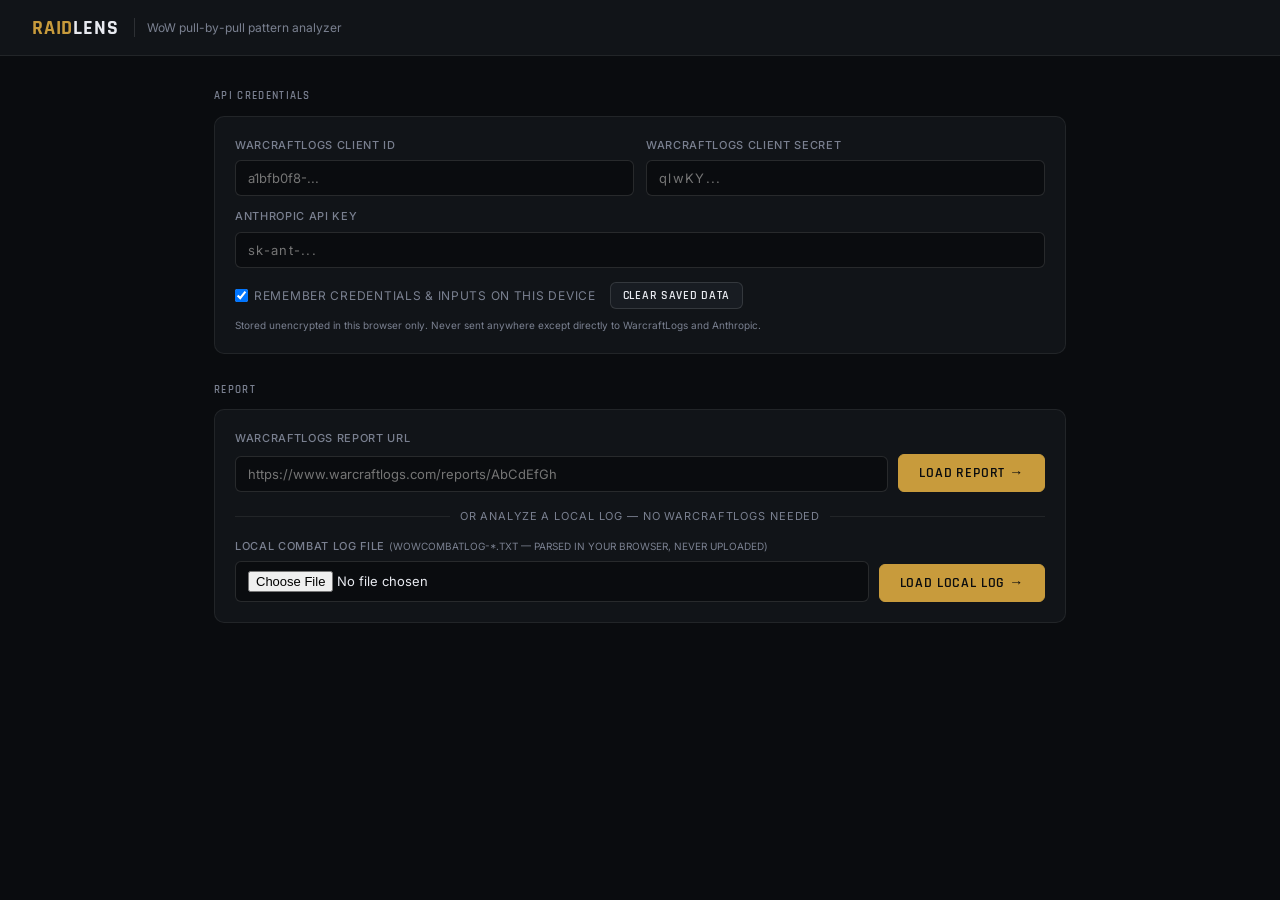
<file: index.html>
<!DOCTYPE html>
<html lang="en">
<head>
<meta charset="UTF-8">
<meta name="viewport" content="width=device-width, initial-scale=1.0">
<title>RaidLens — WoW Raid Analyzer</title>
<link rel="stylesheet" href="css/main.css">
</head>
<body>

<header>
  <div class="logo">RAID<span>LENS</span></div>
  <div class="subtitle">WoW pull-by-pull pattern analyzer</div>
</header>

<main>

  <!-- Credentials -->
  <div class="section">
    <div class="section-title">API credentials</div>
    <div class="card">
      <div class="grid-2" style="margin-bottom:12px;">
        <div>
          <label>WarcraftLogs client ID</label>
          <input type="text" id="clientId" placeholder="a1bfb0f8-..." autocomplete="off" />
        </div>
        <div>
          <label>WarcraftLogs client secret</label>
          <input type="password" id="clientSecret" placeholder="qlwKY..." autocomplete="off" />
        </div>
      </div>
      <div>
        <label>Anthropic API key</label>
        <input type="password" id="anthropicKey" placeholder="sk-ant-..." autocomplete="off" />
      </div>
      <div style="display:flex;align-items:center;gap:14px;margin-top:14px;flex-wrap:wrap;">
        <label style="display:flex;align-items:center;gap:6px;font-size:12px;color:var(--muted);margin:0;cursor:pointer;font-weight:400;">
          <input type="checkbox" id="rememberToggle" checked style="width:auto;margin:0;" />
          Remember credentials &amp; inputs on this device
        </label>
        <button class="small" type="button" onclick="clearSettings()">Clear saved data</button>
        <span id="storageNote" style="font-size:11px;color:var(--muted);"></span>
      </div>
      <p style="font-size:10px;color:var(--muted);margin:8px 0 0;">Stored unencrypted in this browser only. Never sent anywhere except directly to WarcraftLogs and Anthropic.</p>
    </div>
  </div>

  <!-- Report URL -->
  <div class="section">
    <div class="section-title">Report</div>
    <div class="card">
      <label>WarcraftLogs report URL</label>
      <div class="input-row">
        <div>
          <input type="text" id="reportUrl" placeholder="https://www.warcraftlogs.com/reports/AbCdEfGh" />
        </div>
        <button class="primary" onclick="loadReport()">Load report &rarr;</button>
      </div>

      <div style="display:flex;align-items:center;gap:10px;margin:16px 0 12px;color:var(--muted);font-size:11px;text-transform:uppercase;letter-spacing:0.08em;">
        <span style="flex:1;height:1px;background:var(--border);"></span>
        or analyze a local log — no WarcraftLogs needed
        <span style="flex:1;height:1px;background:var(--border);"></span>
      </div>

      <label>Local combat log file <span style="font-size:10px;color:var(--muted);font-weight:400;letter-spacing:0;">(WoWCombatLog-*.txt — parsed in your browser, never uploaded)</span></label>
      <div class="input-row">
        <div>
          <input type="file" id="localLogFile" accept=".txt,text/plain" />
        </div>
        <button class="primary" onclick="loadLocalLog()">Load local log &rarr;</button>
      </div>
    </div>
  </div>

  <div id="statusDiv" class="status" style="margin-bottom:1rem;">
    <div class="spinner"></div>
    <span id="statusText">Loading...</span>
  </div>
  <div id="errorDiv" class="error" style="margin-bottom:1rem;"></div>

  <!-- Boss select -->
  <div id="fightSection" class="section hidden">
    <div class="section-title">Boss</div>
    <div class="card">
      <label>Select encounter</label>
      <select id="fightSelect" onchange="onFightChange()">
        <option value="">-- choose a boss --</option>
      </select>
    </div>
  </div>

  <!-- Reference kill -->
  <div id="refKillSection" class="section hidden">
    <div class="section-title">Reference kill <span style="font-size:10px;color:var(--muted);font-weight:400;letter-spacing:0;">(optional but recommended)</span></div>
    <div class="card">
      <p style="font-size:12px;color:var(--muted);margin-bottom:12px;">Paste a clean kill log for this boss and difficulty. Used to build an ability inventory for smarter filtering. Numbers are not compared -- only ability names are used.</p>
      <div class="grid-2" style="margin-bottom:10px;">
        <div>
          <label>Kill report URL</label>
          <input type="text" id="refReportUrl" placeholder="https://www.warcraftlogs.com/reports/AbCdEfGh" />
        </div>
        <div>
          <label>Fight ID <span style="font-size:10px;color:var(--muted);">(from URL after ?fight=)</span></label>
          <input type="number" id="refFightId" placeholder="16" min="1" />
        </div>
      </div>
      <div style="display:flex;gap:10px;align-items:center;">
        <button class="small" onclick="loadRefKill()">Load reference kill</button>
        <span id="refKillStatus" style="font-size:12px;color:var(--muted);"></span>
      </div>
    </div>
  </div>

  <!-- Pull selection -->
  <div id="pullSection" class="section hidden">
    <div class="section-title">Pulls</div>
    <div class="card">
      <div class="pull-tags" id="pullTags"></div>
      <div class="tag-row-actions">
        <button class="small" onclick="selectAllPulls()">Select all</button>
        <button class="small" onclick="clearPulls()">Clear</button>
        <button class="small" onclick="selectWipesOnly()">Wipes only</button>
      </div>
    </div>
  </div>

  <!-- Deep analysis trigger -->
  <div id="deepSection" class="section" style="display:none;">
    <div class="card" style="display:flex;align-items:center;gap:16px;flex-wrap:wrap;">
      <div style="flex:1;">
        <p style="font-size:13px;font-weight:500;margin:0 0 4px;">Deep Analysis</p>
        <p style="font-size:12px;color:var(--muted);margin:0;">Fetches per-hit timestamps for avoidable abilities and cross-references with death events. Takes 1-3 minutes for 21 pulls. Results are cached for this session.</p>
      </div>
      <button id="deepBtn" class="primary" onclick="runDeepAnalysis()" style="flex-shrink:0;">Deep analysis ↓</button>
    </div>
  </div>

  <!-- Analyze -->
  <div id="analyzeSection" class="section hidden">
    <button class="primary" style="width:100%;font-size:16px;padding:13px;" onclick="analyze()">Analyze selected pulls &rarr;</button>
  </div>

  <!-- Results -->
  <div id="resultsSection" class="hidden">

    <div class="section">
      <div class="section-title">Summary</div>
      <div class="grid-3" id="summaryCards"></div>
    </div>

    <div class="section">
      <div class="section-title">Players</div>
      <div class="card" id="playerTableCard"></div>
    </div>

    <div class="section">
      <div class="section-title">Claude's analysis</div>
      <div class="card">
        <div class="ai-header">
          <span class="ai-badge">AI Report</span>
          <span style="font-size:12px;color:var(--muted);">claude-sonnet-4-6</span>
          <span style="margin-left:auto;font-size:12px;color:var(--muted);" id="tokenUsage"></span>
        </div>
        <div class="ai-output" id="aiOutput">Waiting for analysis...</div>
      </div>
    </div>

  </div>

</main>

<!-- Load order matters: constants before functions that reference them -->
<script src="js/boss-knowledge.js"></script>
<script src="js/globals.js"></script>
<script src="js/local-log.js"></script>
<script src="js/storage.js"></script>
<script src="js/wcl-api.js"></script>
<script src="js/ui.js"></script>
<script src="js/report.js"></script>
<script src="js/render.js"></script>
<script src="js/analyze.js"></script>
<script src="js/ai.js"></script>

</body>
</html>
</file>
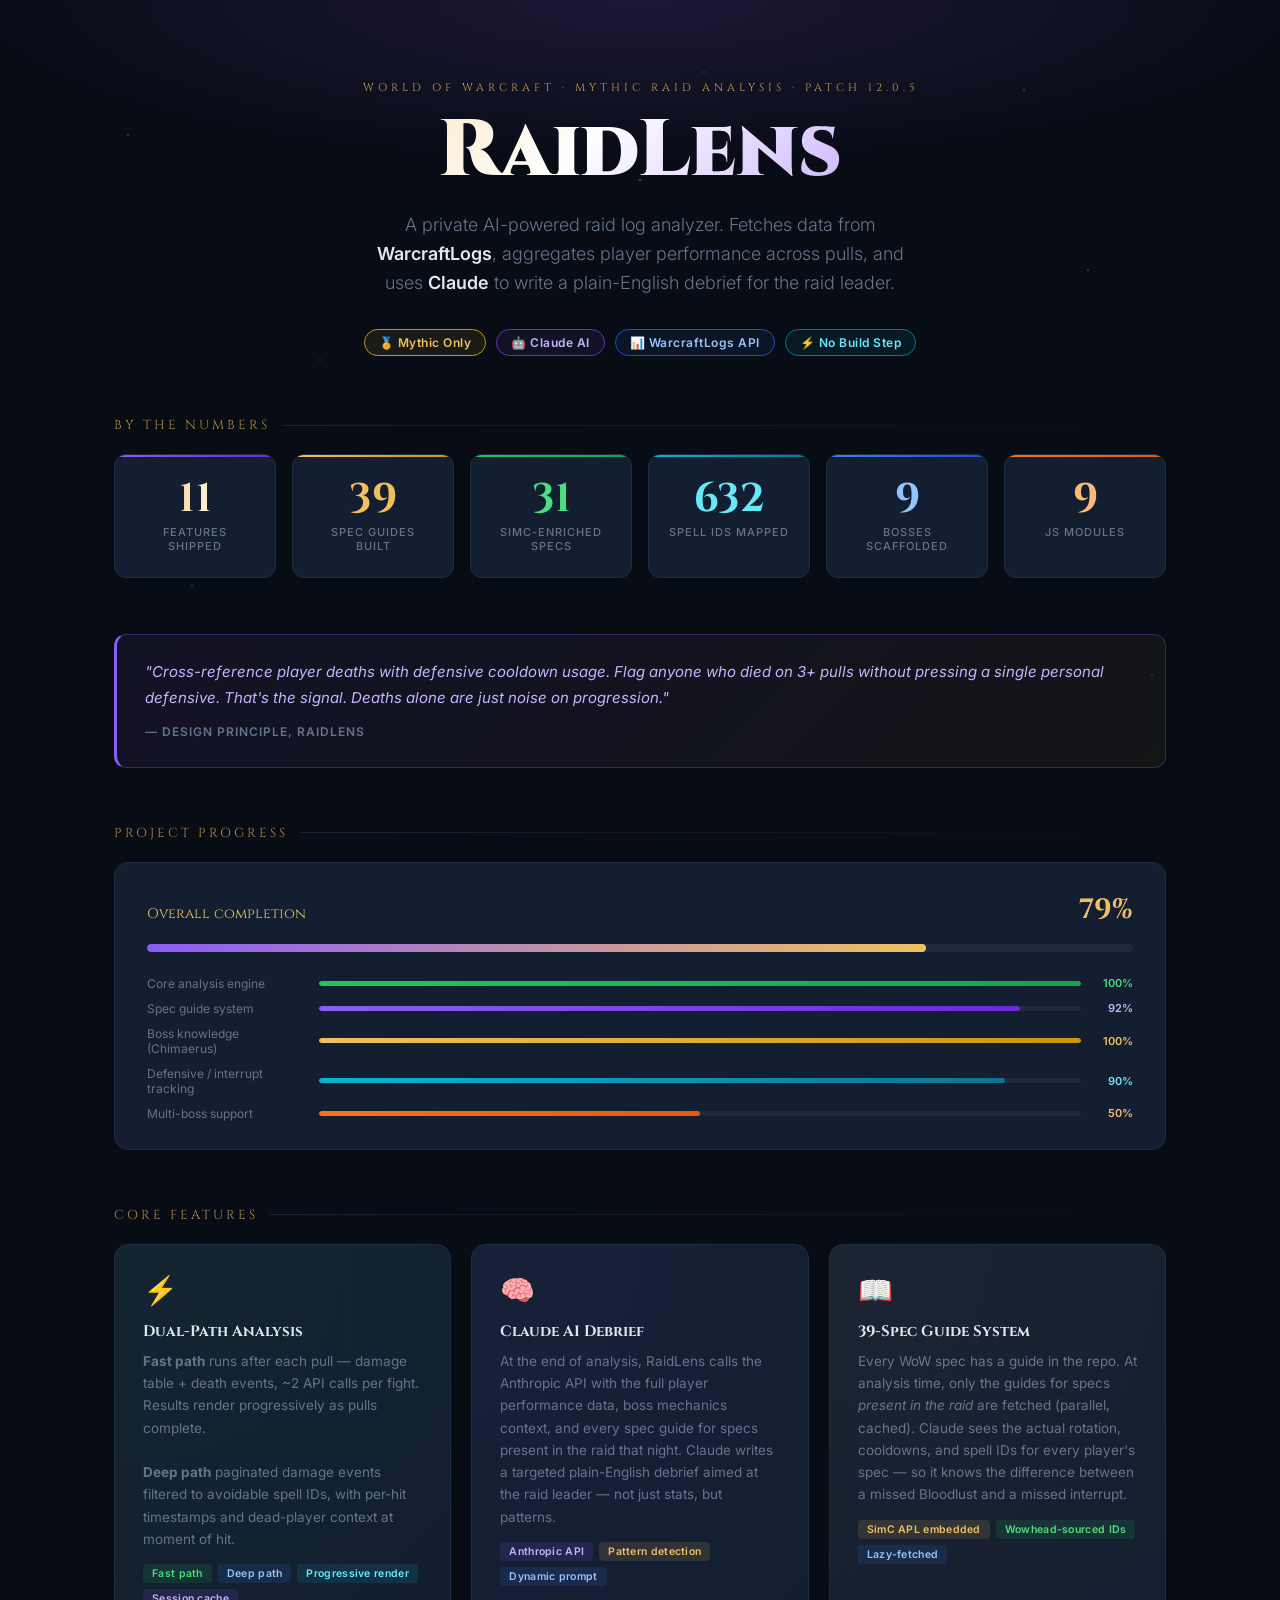
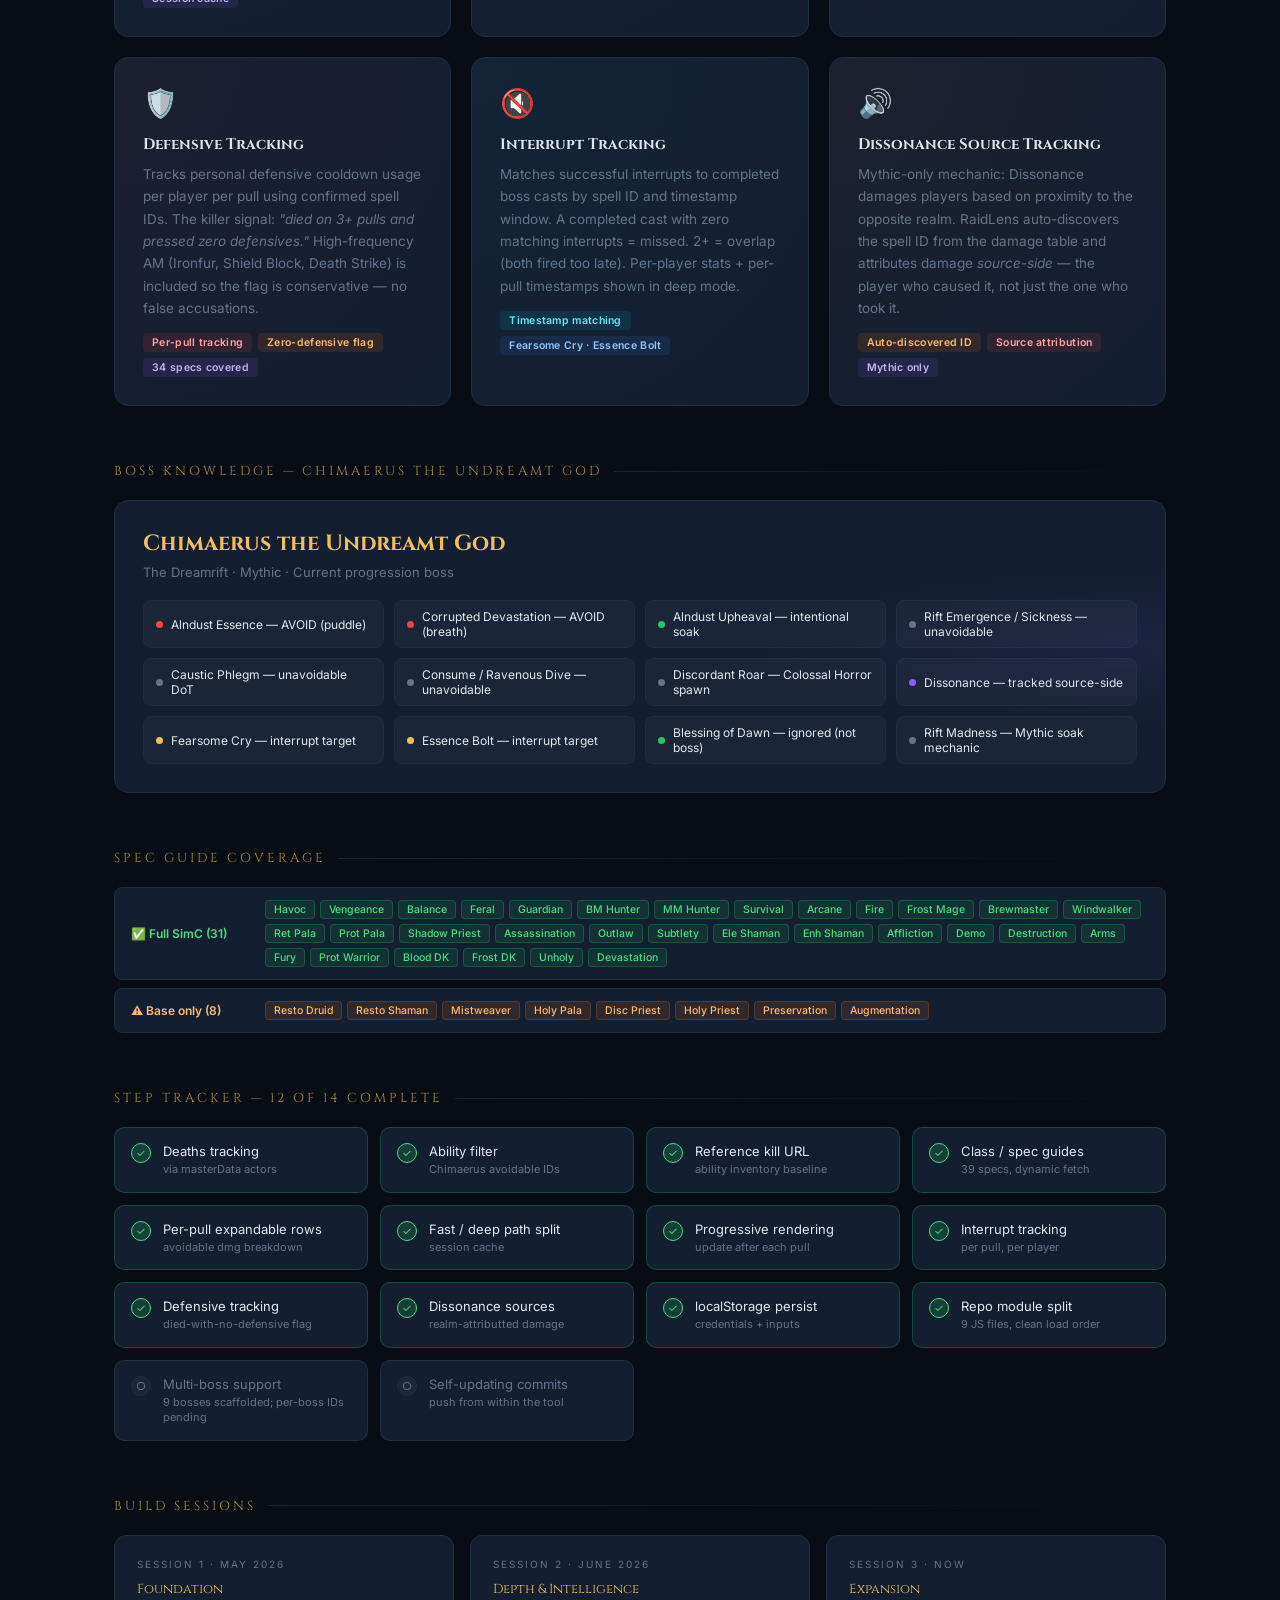
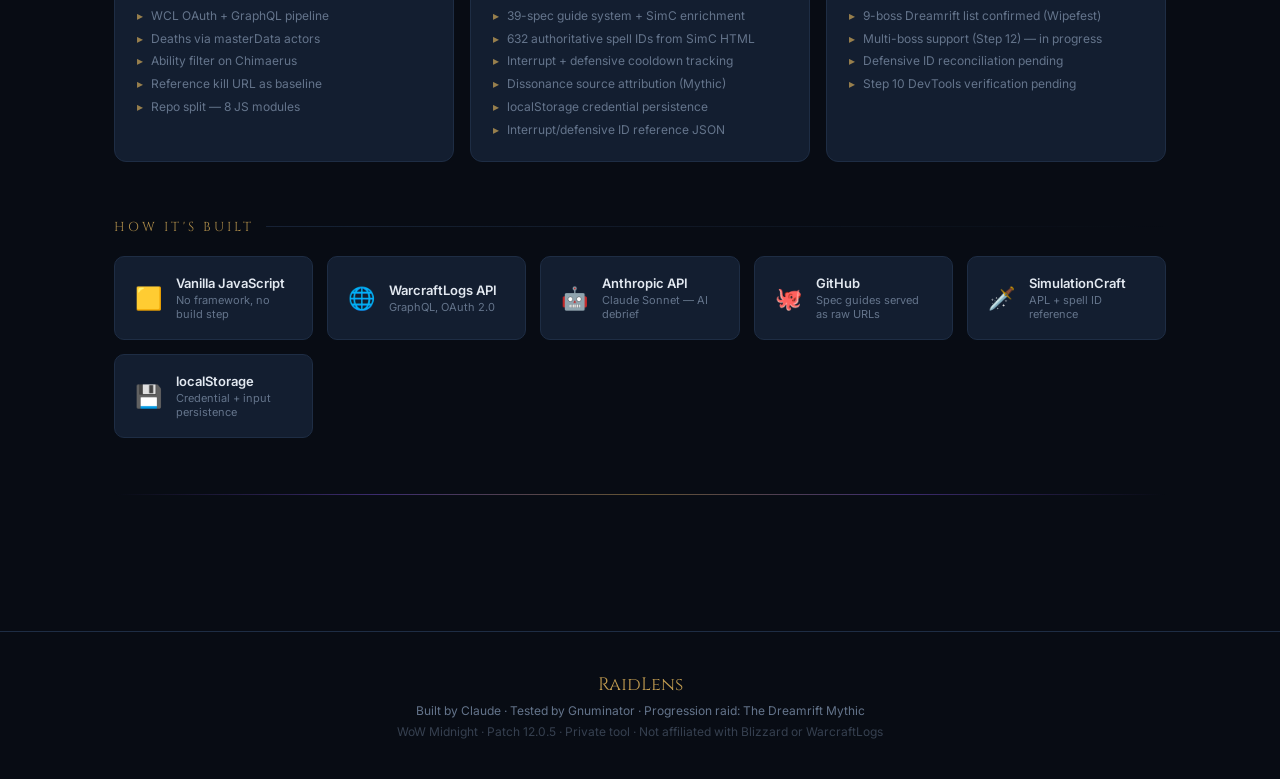
<file: raidlens-showcase.html>
<!DOCTYPE html>
<html lang="en">
<head>
<meta charset="UTF-8">
<meta name="viewport" content="width=device-width, initial-scale=1.0">
<title>RaidLens — Project Showcase</title>
<style>
  @import url('https://fonts.googleapis.com/css2?family=Cinzel:wght@400;600;700;900&family=Inter:wght@300;400;500;600;700&display=swap');

  :root {
    --gold:    #f0c060;
    --gold2:   #c8960c;
    --purple:  #8b5cf6;
    --purple2: #6d28d9;
    --blue:    #3b82f6;
    --teal:    #06b6d4;
    --green:   #22c55e;
    --red:     #ef4444;
    --orange:  #f97316;
    --bg:      #080c14;
    --bg2:     #0d1424;
    --bg3:     #111827;
    --card:    #131e30;
    --border:  #1e2d44;
    --text:    #e2e8f0;
    --muted:   #64748b;
  }

  * { margin: 0; padding: 0; box-sizing: border-box; }

  body {
    background: var(--bg);
    color: var(--text);
    font-family: 'Inter', sans-serif;
    min-height: 100vh;
    overflow-x: hidden;
  }

  /* ── STARS BACKGROUND ── */
  body::before {
    content: '';
    position: fixed;
    inset: 0;
    background-image:
      radial-gradient(1px 1px at 10% 15%, rgba(255,255,255,.6) 0%, transparent 100%),
      radial-gradient(1px 1px at 25% 40%, rgba(255,255,255,.4) 0%, transparent 100%),
      radial-gradient(1px 1px at 55% 8%,  rgba(255,255,255,.5) 0%, transparent 100%),
      radial-gradient(1px 1px at 70% 60%, rgba(255,255,255,.3) 0%, transparent 100%),
      radial-gradient(1px 1px at 85% 30%, rgba(255,255,255,.5) 0%, transparent 100%),
      radial-gradient(1px 1px at 40% 80%, rgba(255,255,255,.3) 0%, transparent 100%),
      radial-gradient(1px 1px at 90% 75%, rgba(255,255,255,.4) 0%, transparent 100%),
      radial-gradient(1px 1px at 15% 65%, rgba(255,255,255,.3) 0%, transparent 100%),
      radial-gradient(1px 1px at 60% 50%, rgba(255,255,255,.2) 0%, transparent 100%),
      radial-gradient(2px 2px at 50% 20%, rgba(240,192,96,.4) 0%, transparent 100%),
      radial-gradient(2px 2px at 80% 10%, rgba(139,92,246,.4) 0%, transparent 100%);
    pointer-events: none;
    z-index: 0;
  }

  /* ── HEADER ── */
  header {
    position: relative;
    text-align: center;
    padding: 80px 24px 60px;
    z-index: 1;
    background: radial-gradient(ellipse 80% 60% at 50% 0%, rgba(139,92,246,.15) 0%, transparent 70%);
  }

  .eyebrow {
    font-family: 'Cinzel', serif;
    font-size: 11px;
    letter-spacing: 4px;
    text-transform: uppercase;
    color: var(--gold);
    margin-bottom: 16px;
    opacity: .8;
  }

  h1 {
    font-family: 'Cinzel', serif;
    font-size: clamp(40px, 8vw, 80px);
    font-weight: 900;
    line-height: 1;
    background: linear-gradient(135deg, #f0c060 0%, #ffffff 45%, #8b5cf6 100%);
    -webkit-background-clip: text;
    -webkit-text-fill-color: transparent;
    background-clip: text;
    margin-bottom: 20px;
    text-shadow: none;
  }

  .tagline {
    font-size: 18px;
    color: var(--muted);
    max-width: 560px;
    margin: 0 auto 32px;
    line-height: 1.6;
    font-weight: 300;
  }

  .tagline strong { color: var(--text); font-weight: 600; }

  .badge-row {
    display: flex;
    gap: 10px;
    justify-content: center;
    flex-wrap: wrap;
  }

  .badge {
    display: inline-flex;
    align-items: center;
    gap: 6px;
    padding: 5px 14px;
    border-radius: 999px;
    font-size: 12px;
    font-weight: 600;
    letter-spacing: .5px;
    border: 1px solid;
  }

  .badge-gold   { border-color: var(--gold2); color: var(--gold); background: rgba(240,192,96,.08); }
  .badge-purple { border-color: var(--purple2); color: #c4b5fd; background: rgba(139,92,246,.08); }
  .badge-blue   { border-color: #1d4ed8; color: #93c5fd; background: rgba(59,130,246,.08); }
  .badge-teal   { border-color: #0e7490; color: #67e8f9; background: rgba(6,182,212,.08); }

  /* ── CONTENT WRAPPER ── */
  .wrap {
    position: relative;
    z-index: 1;
    max-width: 1100px;
    margin: 0 auto;
    padding: 0 24px 80px;
  }

  /* ── SECTION HEADING ── */
  .section-title {
    font-family: 'Cinzel', serif;
    font-size: 13px;
    letter-spacing: 3px;
    text-transform: uppercase;
    color: var(--gold);
    opacity: .7;
    margin-bottom: 20px;
    display: flex;
    align-items: center;
    gap: 12px;
  }

  .section-title::after {
    content: '';
    flex: 1;
    height: 1px;
    background: linear-gradient(to right, var(--border), transparent);
  }

  /* ── STATS ROW ── */
  .stats-grid {
    display: grid;
    grid-template-columns: repeat(auto-fit, minmax(160px, 1fr));
    gap: 16px;
    margin-bottom: 56px;
  }

  .stat-card {
    background: var(--card);
    border: 1px solid var(--border);
    border-radius: 12px;
    padding: 24px 20px;
    text-align: center;
    position: relative;
    overflow: hidden;
    transition: transform .2s, border-color .2s;
  }

  .stat-card::before {
    content: '';
    position: absolute;
    top: 0; left: 0; right: 0;
    height: 2px;
    background: var(--accent, linear-gradient(to right, var(--purple), var(--blue)));
  }

  .stat-card:hover { transform: translateY(-3px); border-color: var(--border-h, #2a3f60); }

  .stat-num {
    font-family: 'Cinzel', serif;
    font-size: 40px;
    font-weight: 700;
    line-height: 1;
    margin-bottom: 6px;
  }

  .stat-label {
    font-size: 11px;
    letter-spacing: 1px;
    text-transform: uppercase;
    color: var(--muted);
    font-weight: 500;
  }

  /* ── FEATURE CARDS ── */
  .features-grid {
    display: grid;
    grid-template-columns: repeat(auto-fit, minmax(300px, 1fr));
    gap: 20px;
    margin-bottom: 56px;
  }

  .feat-card {
    background: var(--card);
    border: 1px solid var(--border);
    border-radius: 14px;
    padding: 28px;
    position: relative;
    overflow: hidden;
    transition: transform .2s, border-color .2s;
  }

  .feat-card:hover { transform: translateY(-4px); }

  .feat-card::before {
    content: '';
    position: absolute;
    inset: 0;
    background: var(--glow, none);
    opacity: .04;
    pointer-events: none;
  }

  .feat-icon {
    font-size: 28px;
    margin-bottom: 14px;
    display: block;
  }

  .feat-title {
    font-family: 'Cinzel', serif;
    font-size: 15px;
    font-weight: 700;
    color: var(--text);
    margin-bottom: 8px;
  }

  .feat-desc {
    font-size: 13.5px;
    color: var(--muted);
    line-height: 1.65;
  }

  .feat-tags {
    display: flex;
    flex-wrap: wrap;
    gap: 6px;
    margin-top: 14px;
  }

  .tag {
    font-size: 10.5px;
    padding: 3px 9px;
    border-radius: 4px;
    font-weight: 600;
    letter-spacing: .3px;
  }

  .tag-green  { background: rgba(34,197,94,.12);  color: #4ade80; }
  .tag-blue   { background: rgba(59,130,246,.12);  color: #93c5fd; }
  .tag-purple { background: rgba(139,92,246,.12);  color: #c4b5fd; }
  .tag-gold   { background: rgba(240,192,96,.12);  color: #f0c060; }
  .tag-teal   { background: rgba(6,182,212,.12);   color: #67e8f9; }
  .tag-red    { background: rgba(239,68,68,.12);   color: #fca5a5; }
  .tag-orange { background: rgba(249,115,22,.12);  color: #fdba74; }

  /* ── STEP TRACKER ── */
  .steps-grid {
    display: grid;
    grid-template-columns: repeat(auto-fit, minmax(220px, 1fr));
    gap: 12px;
    margin-bottom: 56px;
  }

  .step-row {
    display: flex;
    align-items: flex-start;
    gap: 12px;
    background: var(--card);
    border: 1px solid var(--border);
    border-radius: 10px;
    padding: 14px 16px;
    transition: border-color .2s;
  }

  .step-row.done  { border-color: rgba(34,197,94,.25); }
  .step-row.pend  { border-color: rgba(100,116,139,.2); }

  .step-dot {
    width: 20px;
    height: 20px;
    border-radius: 50%;
    display: flex;
    align-items: center;
    justify-content: center;
    font-size: 11px;
    flex-shrink: 0;
    margin-top: 1px;
  }

  .step-dot.done { background: rgba(34,197,94,.2); color: #4ade80; border: 1px solid #4ade80; }
  .step-dot.pend { background: rgba(100,116,139,.1); color: var(--muted); border: 1px solid var(--border); }

  .step-text { font-size: 13px; color: var(--text); line-height: 1.4; }
  .step-text small { display: block; color: var(--muted); font-size: 11px; margin-top: 2px; }

  .step-row.pend .step-text { color: var(--muted); }

  /* ── PROGRESS BAR ── */
  .progress-section {
    background: var(--card);
    border: 1px solid var(--border);
    border-radius: 14px;
    padding: 28px 32px;
    margin-bottom: 56px;
  }

  .progress-header {
    display: flex;
    justify-content: space-between;
    align-items: baseline;
    margin-bottom: 16px;
  }

  .progress-label {
    font-family: 'Cinzel', serif;
    font-size: 14px;
    color: var(--gold);
  }

  .progress-pct {
    font-size: 28px;
    font-weight: 700;
    color: var(--gold);
    font-family: 'Cinzel', serif;
  }

  .progress-track {
    height: 8px;
    background: rgba(255,255,255,.05);
    border-radius: 999px;
    overflow: hidden;
    margin-bottom: 24px;
  }

  .progress-fill {
    height: 100%;
    border-radius: 999px;
    background: linear-gradient(to right, var(--purple), var(--gold));
    position: relative;
    animation: fillAnim 1.5s cubic-bezier(.4,0,.2,1) forwards;
    transform-origin: left;
  }

  @keyframes fillAnim {
    from { width: 0 !important; }
  }

  .sub-bars { display: grid; gap: 10px; }

  .sub-bar-row {
    display: grid;
    grid-template-columns: 160px 1fr 40px;
    align-items: center;
    gap: 12px;
    font-size: 12px;
  }

  .sub-bar-label { color: var(--muted); }

  .sub-track {
    height: 5px;
    background: rgba(255,255,255,.05);
    border-radius: 999px;
    overflow: hidden;
  }

  .sub-fill {
    height: 100%;
    border-radius: 999px;
    animation: fillAnim 1.5s cubic-bezier(.4,0,.2,1) forwards;
  }

  .sub-val { color: var(--text); font-weight: 600; text-align: right; font-size: 11px; }

  /* ── TECH STACK ── */
  .tech-grid {
    display: grid;
    grid-template-columns: repeat(auto-fit, minmax(180px, 1fr));
    gap: 14px;
    margin-bottom: 56px;
  }

  .tech-card {
    background: var(--card);
    border: 1px solid var(--border);
    border-radius: 10px;
    padding: 18px 20px;
    display: flex;
    align-items: center;
    gap: 14px;
  }

  .tech-icon {
    font-size: 22px;
    flex-shrink: 0;
  }

  .tech-name { font-size: 13px; font-weight: 600; }
  .tech-role { font-size: 11px; color: var(--muted); margin-top: 2px; }

  /* ── BOSS ── */
  .boss-card {
    background: var(--card);
    border: 1px solid var(--border);
    border-radius: 14px;
    padding: 28px;
    margin-bottom: 56px;
    position: relative;
    overflow: hidden;
  }

  .boss-card::before {
    content: '';
    position: absolute;
    inset: 0;
    background: radial-gradient(ellipse 60% 40% at 100% 50%, rgba(139,92,246,.08) 0%, transparent 70%);
  }

  .boss-name {
    font-family: 'Cinzel', serif;
    font-size: 22px;
    font-weight: 700;
    color: var(--gold);
    margin-bottom: 6px;
  }

  .boss-sub { font-size: 13px; color: var(--muted); margin-bottom: 20px; }

  .ability-grid {
    display: grid;
    grid-template-columns: repeat(auto-fit, minmax(200px, 1fr));
    gap: 10px;
  }

  .ability-pill {
    display: flex;
    align-items: center;
    gap: 8px;
    padding: 8px 12px;
    background: rgba(255,255,255,.03);
    border: 1px solid var(--border);
    border-radius: 8px;
    font-size: 12px;
  }

  .ability-dot {
    width: 7px;
    height: 7px;
    border-radius: 50%;
    flex-shrink: 0;
  }

  .dot-red    { background: var(--red); }
  .dot-green  { background: var(--green); }
  .dot-muted  { background: var(--muted); }
  .dot-purple { background: var(--purple); }
  .dot-gold   { background: var(--gold); }

  /* ── SPEC GUIDE TIER ── */
  .tier-section { margin-bottom: 56px; }

  .tier-row {
    display: flex;
    align-items: center;
    gap: 14px;
    padding: 12px 16px;
    border-radius: 8px;
    margin-bottom: 8px;
    background: var(--card);
    border: 1px solid var(--border);
  }

  .tier-label {
    width: 120px;
    font-size: 12px;
    font-weight: 600;
    flex-shrink: 0;
  }

  .tier-pills {
    display: flex;
    flex-wrap: wrap;
    gap: 5px;
    flex: 1;
  }

  .spec-pill {
    font-size: 10.5px;
    padding: 2px 8px;
    border-radius: 4px;
    font-weight: 500;
  }

  .spec-full { background: rgba(34,197,94,.12); color: #4ade80; border: 1px solid rgba(34,197,94,.25); }
  .spec-base { background: rgba(59,130,246,.12); color: #93c5fd; border: 1px solid rgba(59,130,246,.2); }
  .spec-healer { background: rgba(249,115,22,.12); color: #fdba74; border: 1px solid rgba(249,115,22,.2); }

  /* ── FOOTER ── */
  footer {
    position: relative;
    z-index: 1;
    text-align: center;
    padding: 40px 24px;
    border-top: 1px solid var(--border);
    color: var(--muted);
    font-size: 12px;
  }

  footer .ft-title {
    font-family: 'Cinzel', serif;
    font-size: 18px;
    color: var(--gold);
    margin-bottom: 6px;
    opacity: .8;
  }

  /* ── GLOW DIVIDER ── */
  .glow-divider {
    height: 1px;
    background: linear-gradient(to right, transparent, var(--purple), var(--gold), var(--purple), transparent);
    margin: 0 auto 56px;
    opacity: .4;
  }

  /* ── ANIMATED SHIMMER on stat nums ── */
  .shimmer {
    background: linear-gradient(90deg, var(--gold) 0%, #fff 40%, var(--gold) 80%);
    background-size: 200% 100%;
    -webkit-background-clip: text;
    -webkit-text-fill-color: transparent;
    background-clip: text;
    animation: shimmerAnim 3s linear infinite;
  }

  @keyframes shimmerAnim {
    0%   { background-position: 200% 0; }
    100% { background-position: -200% 0; }
  }

  /* ── QUOTE ── */
  .quote-block {
    background: linear-gradient(135deg, rgba(139,92,246,.08), rgba(240,192,96,.05));
    border: 1px solid rgba(139,92,246,.3);
    border-left: 3px solid var(--purple);
    border-radius: 12px;
    padding: 24px 28px;
    margin-bottom: 56px;
    font-size: 15px;
    color: #c4b5fd;
    line-height: 1.7;
    font-style: italic;
  }

  .quote-block cite {
    display: block;
    margin-top: 12px;
    font-style: normal;
    font-size: 12px;
    color: var(--muted);
    font-weight: 600;
    letter-spacing: 1px;
    text-transform: uppercase;
  }

  /* session block */
  .session-block {
    display: grid;
    grid-template-columns: repeat(auto-fit, minmax(260px, 1fr));
    gap: 16px;
    margin-bottom: 56px;
  }

  .session-card {
    background: var(--card);
    border: 1px solid var(--border);
    border-radius: 12px;
    padding: 22px;
  }

  .session-date {
    font-size: 10px;
    letter-spacing: 2px;
    text-transform: uppercase;
    color: var(--muted);
    margin-bottom: 10px;
  }

  .session-title {
    font-family: 'Cinzel', serif;
    font-size: 13px;
    color: var(--gold);
    margin-bottom: 10px;
  }

  .session-list {
    list-style: none;
    display: flex;
    flex-direction: column;
    gap: 6px;
  }

  .session-list li {
    font-size: 12px;
    color: var(--muted);
    padding-left: 14px;
    position: relative;
    line-height: 1.4;
  }

  .session-list li::before {
    content: '▸';
    position: absolute;
    left: 0;
    color: var(--gold);
    opacity: .6;
  }
</style>
</head>
<body>

<!-- ─────────────── HEADER ─────────────── -->
<header>
  <div class="eyebrow">World of Warcraft · Mythic Raid Analysis · Patch 12.0.5</div>
  <h1>RaidLens</h1>
  <p class="tagline">
    A private AI-powered raid log analyzer. Fetches data from <strong>WarcraftLogs</strong>,
    aggregates player performance across pulls, and uses <strong>Claude</strong> to write
    a plain-English debrief for the raid leader.
  </p>
  <div class="badge-row">
    <span class="badge badge-gold">🏅 Mythic Only</span>
    <span class="badge badge-purple">🤖 Claude AI</span>
    <span class="badge badge-blue">📊 WarcraftLogs API</span>
    <span class="badge badge-teal">⚡ No Build Step</span>
  </div>
</header>

<!-- ─────────────── MAIN CONTENT ─────────────── -->
<div class="wrap">

  <!-- STATS -->
  <div class="section-title">By the numbers</div>
  <div class="stats-grid">

    <div class="stat-card" style="--accent: linear-gradient(to right,#8b5cf6,#6d28d9);">
      <div class="stat-num shimmer">11</div>
      <div class="stat-label">Features shipped</div>
    </div>

    <div class="stat-card" style="--accent: linear-gradient(to right,#f0c060,#c8960c);">
      <div class="stat-num" style="color:var(--gold)">39</div>
      <div class="stat-label">Spec guides built</div>
    </div>

    <div class="stat-card" style="--accent: linear-gradient(to right,#22c55e,#16a34a);">
      <div class="stat-num" style="color:#4ade80">31</div>
      <div class="stat-label">SimC-enriched specs</div>
    </div>

    <div class="stat-card" style="--accent: linear-gradient(to right,#06b6d4,#0e7490);">
      <div class="stat-num" style="color:#67e8f9">632</div>
      <div class="stat-label">Spell IDs mapped</div>
    </div>

    <div class="stat-card" style="--accent: linear-gradient(to right,#3b82f6,#1d4ed8);">
      <div class="stat-num" style="color:#93c5fd">9</div>
      <div class="stat-label">Bosses scaffolded</div>
    </div>

    <div class="stat-card" style="--accent: linear-gradient(to right,#f97316,#ea580c);">
      <div class="stat-num" style="color:#fdba74">9</div>
      <div class="stat-label">JS modules</div>
    </div>

  </div>

  <!-- QUOTE -->
  <div class="quote-block">
    "Cross-reference player deaths with defensive cooldown usage. Flag anyone who died on 3+ pulls
    without pressing a single personal defensive. That's the signal. Deaths alone are just noise on progression."
    <cite>— Design principle, RaidLens</cite>
  </div>

  <!-- PROGRESS -->
  <div class="section-title">Project progress</div>
  <div class="progress-section">
    <div class="progress-header">
      <span class="progress-label">Overall completion</span>
      <span class="progress-pct">79%</span>
    </div>
    <div class="progress-track">
      <div class="progress-fill" style="width: 79%"></div>
    </div>
    <div class="sub-bars">
      <div class="sub-bar-row">
        <span class="sub-bar-label">Core analysis engine</span>
        <div class="sub-track"><div class="sub-fill" style="width:100%; background: linear-gradient(to right,#22c55e,#16a34a)"></div></div>
        <span class="sub-val" style="color:#4ade80">100%</span>
      </div>
      <div class="sub-bar-row">
        <span class="sub-bar-label">Spec guide system</span>
        <div class="sub-track"><div class="sub-fill" style="width:92%; background: linear-gradient(to right,#8b5cf6,#6d28d9)"></div></div>
        <span class="sub-val" style="color:#c4b5fd">92%</span>
      </div>
      <div class="sub-bar-row">
        <span class="sub-bar-label">Boss knowledge (Chimaerus)</span>
        <div class="sub-track"><div class="sub-fill" style="width:100%; background: linear-gradient(to right,#f0c060,#c8960c)"></div></div>
        <span class="sub-val" style="color:var(--gold)">100%</span>
      </div>
      <div class="sub-bar-row">
        <span class="sub-bar-label">Defensive / interrupt tracking</span>
        <div class="sub-track"><div class="sub-fill" style="width:90%; background: linear-gradient(to right,#06b6d4,#0e7490)"></div></div>
        <span class="sub-val" style="color:#67e8f9">90%</span>
      </div>
      <div class="sub-bar-row">
        <span class="sub-bar-label">Multi-boss support</span>
        <div class="sub-track"><div class="sub-fill" style="width:50%; background: linear-gradient(to right,#f97316,#ea580c)"></div></div>
        <span class="sub-val" style="color:#fdba74">50%</span>
      </div>
    </div>
  </div>

  <!-- CORE FEATURES -->
  <div class="section-title">Core features</div>
  <div class="features-grid">

    <div class="feat-card" style="--glow: radial-gradient(circle at 0 0, #22c55e, transparent);">
      <span class="feat-icon">⚡</span>
      <div class="feat-title">Dual-Path Analysis</div>
      <div class="feat-desc">
        <strong>Fast path</strong> runs after each pull — damage table + death events,
        ~2 API calls per fight. Results render progressively as pulls complete.
        <br><br>
        <strong>Deep path</strong> paginated damage events filtered to avoidable spell IDs,
        with per-hit timestamps and dead-player context at moment of hit.
      </div>
      <div class="feat-tags">
        <span class="tag tag-green">Fast path</span>
        <span class="tag tag-blue">Deep path</span>
        <span class="tag tag-teal">Progressive render</span>
        <span class="tag tag-purple">Session cache</span>
      </div>
    </div>

    <div class="feat-card" style="--glow: radial-gradient(circle at 0 0, #8b5cf6, transparent);">
      <span class="feat-icon">🧠</span>
      <div class="feat-title">Claude AI Debrief</div>
      <div class="feat-desc">
        At the end of analysis, RaidLens calls the Anthropic API with the full
        player performance data, boss mechanics context, and every spec guide for
        specs present in the raid that night. Claude writes a targeted plain-English
        debrief aimed at the raid leader — not just stats, but patterns.
      </div>
      <div class="feat-tags">
        <span class="tag tag-purple">Anthropic API</span>
        <span class="tag tag-gold">Pattern detection</span>
        <span class="tag tag-blue">Dynamic prompt</span>
      </div>
    </div>

    <div class="feat-card" style="--glow: radial-gradient(circle at 0 0, #f0c060, transparent);">
      <span class="feat-icon">📖</span>
      <div class="feat-title">39-Spec Guide System</div>
      <div class="feat-desc">
        Every WoW spec has a guide in the repo. At analysis time, only the guides for
        specs <em>present in the raid</em> are fetched (parallel, cached). Claude sees the
        actual rotation, cooldowns, and spell IDs for every player's spec — so it
        knows the difference between a missed Bloodlust and a missed interrupt.
      </div>
      <div class="feat-tags">
        <span class="tag tag-gold">SimC APL embedded</span>
        <span class="tag tag-green">Wowhead-sourced IDs</span>
        <span class="tag tag-blue">Lazy-fetched</span>
      </div>
    </div>

    <div class="feat-card" style="--glow: radial-gradient(circle at 0 0, #ef4444, transparent);">
      <span class="feat-icon">🛡️</span>
      <div class="feat-title">Defensive Tracking</div>
      <div class="feat-desc">
        Tracks personal defensive cooldown usage per player per pull using confirmed
        spell IDs. The killer signal: <em>"died on 3+ pulls and pressed zero defensives."</em>
        High-frequency AM (Ironfur, Shield Block, Death Strike) is included so the flag
        is conservative — no false accusations.
      </div>
      <div class="feat-tags">
        <span class="tag tag-red">Per-pull tracking</span>
        <span class="tag tag-orange">Zero-defensive flag</span>
        <span class="tag tag-purple">34 specs covered</span>
      </div>
    </div>

    <div class="feat-card" style="--glow: radial-gradient(circle at 0 0, #06b6d4, transparent);">
      <span class="feat-icon">🔇</span>
      <div class="feat-title">Interrupt Tracking</div>
      <div class="feat-desc">
        Matches successful interrupts to completed boss casts by spell ID and timestamp
        window. A completed cast with zero matching interrupts = missed. 2+ = overlap
        (both fired too late). Per-player stats + per-pull timestamps shown in deep mode.
      </div>
      <div class="feat-tags">
        <span class="tag tag-teal">Timestamp matching</span>
        <span class="tag tag-blue">Fearsome Cry · Essence Bolt</span>
      </div>
    </div>

    <div class="feat-card" style="--glow: radial-gradient(circle at 0 0, #f97316, transparent);">
      <span class="feat-icon">🔊</span>
      <div class="feat-title">Dissonance Source Tracking</div>
      <div class="feat-desc">
        Mythic-only mechanic: Dissonance damages players based on proximity to
        the opposite realm. RaidLens auto-discovers the spell ID from the damage
        table and attributes damage <em>source-side</em> — the player who caused it,
        not just the one who took it.
      </div>
      <div class="feat-tags">
        <span class="tag tag-orange">Auto-discovered ID</span>
        <span class="tag tag-red">Source attribution</span>
        <span class="tag tag-purple">Mythic only</span>
      </div>
    </div>

  </div>

  <!-- BOSS KNOWLEDGE -->
  <div class="section-title">Boss knowledge — Chimaerus the Undreamt God</div>
  <div class="boss-card">
    <div class="boss-name">Chimaerus the Undreamt God</div>
    <div class="boss-sub">The Dreamrift · Mythic · Current progression boss</div>
    <div class="ability-grid">
      <div class="ability-pill"><span class="ability-dot dot-red"></span>Alndust Essence — AVOID (puddle)</div>
      <div class="ability-pill"><span class="ability-dot dot-red"></span>Corrupted Devastation — AVOID (breath)</div>
      <div class="ability-pill"><span class="ability-dot dot-green"></span>Alndust Upheaval — intentional soak</div>
      <div class="ability-pill"><span class="ability-dot dot-muted"></span>Rift Emergence / Sickness — unavoidable</div>
      <div class="ability-pill"><span class="ability-dot dot-muted"></span>Caustic Phlegm — unavoidable DoT</div>
      <div class="ability-pill"><span class="ability-dot dot-muted"></span>Consume / Ravenous Dive — unavoidable</div>
      <div class="ability-pill"><span class="ability-dot dot-muted"></span>Discordant Roar — Colossal Horror spawn</div>
      <div class="ability-pill"><span class="ability-dot dot-purple"></span>Dissonance — tracked source-side</div>
      <div class="ability-pill"><span class="ability-dot dot-gold"></span>Fearsome Cry — interrupt target</div>
      <div class="ability-pill"><span class="ability-dot dot-gold"></span>Essence Bolt — interrupt target</div>
      <div class="ability-pill"><span class="ability-dot dot-green"></span>Blessing of Dawn — ignored (not boss)</div>
      <div class="ability-pill"><span class="ability-dot dot-muted"></span>Rift Madness — Mythic soak mechanic</div>
    </div>
  </div>

  <!-- SPEC GUIDE TIERS -->
  <div class="section-title">Spec guide coverage</div>
  <div class="tier-section">

    <div class="tier-row">
      <div class="tier-label" style="color:#4ade80">✅ Full SimC (31)</div>
      <div class="tier-pills">
        <span class="spec-pill spec-full">Havoc</span>
        <span class="spec-pill spec-full">Vengeance</span>
        <span class="spec-pill spec-full">Balance</span>
        <span class="spec-pill spec-full">Feral</span>
        <span class="spec-pill spec-full">Guardian</span>
        <span class="spec-pill spec-full">BM Hunter</span>
        <span class="spec-pill spec-full">MM Hunter</span>
        <span class="spec-pill spec-full">Survival</span>
        <span class="spec-pill spec-full">Arcane</span>
        <span class="spec-pill spec-full">Fire</span>
        <span class="spec-pill spec-full">Frost Mage</span>
        <span class="spec-pill spec-full">Brewmaster</span>
        <span class="spec-pill spec-full">Windwalker</span>
        <span class="spec-pill spec-full">Ret Pala</span>
        <span class="spec-pill spec-full">Prot Pala</span>
        <span class="spec-pill spec-full">Shadow Priest</span>
        <span class="spec-pill spec-full">Assassination</span>
        <span class="spec-pill spec-full">Outlaw</span>
        <span class="spec-pill spec-full">Subtlety</span>
        <span class="spec-pill spec-full">Ele Shaman</span>
        <span class="spec-pill spec-full">Enh Shaman</span>
        <span class="spec-pill spec-full">Affliction</span>
        <span class="spec-pill spec-full">Demo</span>
        <span class="spec-pill spec-full">Destruction</span>
        <span class="spec-pill spec-full">Arms</span>
        <span class="spec-pill spec-full">Fury</span>
        <span class="spec-pill spec-full">Prot Warrior</span>
        <span class="spec-pill spec-full">Blood DK</span>
        <span class="spec-pill spec-full">Frost DK</span>
        <span class="spec-pill spec-full">Unholy</span>
        <span class="spec-pill spec-full">Devastation</span>
      </div>
    </div>

    <div class="tier-row">
      <div class="tier-label" style="color:#fdba74">⚠️ Base only (8)</div>
      <div class="tier-pills">
        <span class="spec-pill spec-healer">Resto Druid</span>
        <span class="spec-pill spec-healer">Resto Shaman</span>
        <span class="spec-pill spec-healer">Mistweaver</span>
        <span class="spec-pill spec-healer">Holy Pala</span>
        <span class="spec-pill spec-healer">Disc Priest</span>
        <span class="spec-pill spec-healer">Holy Priest</span>
        <span class="spec-pill spec-healer">Preservation</span>
        <span class="spec-pill spec-healer">Augmentation</span>
      </div>
    </div>

  </div>

  <!-- STEP TRACKER -->
  <div class="section-title">Step tracker — 12 of 14 complete</div>
  <div class="steps-grid">

    <div class="step-row done">
      <div class="step-dot done">✓</div>
      <div class="step-text">Deaths tracking <small>via masterData actors</small></div>
    </div>
    <div class="step-row done">
      <div class="step-dot done">✓</div>
      <div class="step-text">Ability filter <small>Chimaerus avoidable IDs</small></div>
    </div>
    <div class="step-row done">
      <div class="step-dot done">✓</div>
      <div class="step-text">Reference kill URL <small>ability inventory baseline</small></div>
    </div>
    <div class="step-row done">
      <div class="step-dot done">✓</div>
      <div class="step-text">Class / spec guides <small>39 specs, dynamic fetch</small></div>
    </div>
    <div class="step-row done">
      <div class="step-dot done">✓</div>
      <div class="step-text">Per-pull expandable rows <small>avoidable dmg breakdown</small></div>
    </div>
    <div class="step-row done">
      <div class="step-dot done">✓</div>
      <div class="step-text">Fast / deep path split <small>session cache</small></div>
    </div>
    <div class="step-row done">
      <div class="step-dot done">✓</div>
      <div class="step-text">Progressive rendering <small>update after each pull</small></div>
    </div>
    <div class="step-row done">
      <div class="step-dot done">✓</div>
      <div class="step-text">Interrupt tracking <small>per pull, per player</small></div>
    </div>
    <div class="step-row done">
      <div class="step-dot done">✓</div>
      <div class="step-text">Defensive tracking <small>died-with-no-defensive flag</small></div>
    </div>
    <div class="step-row done">
      <div class="step-dot done">✓</div>
      <div class="step-text">Dissonance sources <small>realm-attributted damage</small></div>
    </div>
    <div class="step-row done">
      <div class="step-dot done">✓</div>
      <div class="step-text">localStorage persist <small>credentials + inputs</small></div>
    </div>
    <div class="step-row done">
      <div class="step-dot done">✓</div>
      <div class="step-text">Repo module split <small>9 JS files, clean load order</small></div>
    </div>
    <div class="step-row pend">
      <div class="step-dot pend">○</div>
      <div class="step-text">Multi-boss support <small>9 bosses scaffolded; per-boss IDs pending</small></div>
    </div>
    <div class="step-row pend">
      <div class="step-dot pend">○</div>
      <div class="step-text">Self-updating commits <small>push from within the tool</small></div>
    </div>

  </div>

  <!-- BUILD SESSIONS -->
  <div class="section-title">Build sessions</div>
  <div class="session-block">
    <div class="session-card">
      <div class="session-date">Session 1 · May 2026</div>
      <div class="session-title">Foundation</div>
      <ul class="session-list">
        <li>WCL OAuth + GraphQL pipeline</li>
        <li>Deaths via masterData actors</li>
        <li>Ability filter on Chimaerus</li>
        <li>Reference kill URL as baseline</li>
        <li>Repo split — 8 JS modules</li>
      </ul>
    </div>
    <div class="session-card">
      <div class="session-date">Session 2 · June 2026</div>
      <div class="session-title">Depth & Intelligence</div>
      <ul class="session-list">
        <li>39-spec guide system + SimC enrichment</li>
        <li>632 authoritative spell IDs from SimC HTML</li>
        <li>Interrupt + defensive cooldown tracking</li>
        <li>Dissonance source attribution (Mythic)</li>
        <li>localStorage credential persistence</li>
        <li>Interrupt/defensive ID reference JSON</li>
      </ul>
    </div>
    <div class="session-card">
      <div class="session-date">Session 3 · Now</div>
      <div class="session-title">Expansion</div>
      <ul class="session-list">
        <li>9-boss Dreamrift list confirmed (Wipefest)</li>
        <li>Multi-boss support (Step 12) — in progress</li>
        <li>Defensive ID reconciliation pending</li>
        <li>Step 10 DevTools verification pending</li>
      </ul>
    </div>
  </div>

  <!-- TECH STACK -->
  <div class="section-title">How it's built</div>
  <div class="tech-grid">
    <div class="tech-card">
      <div class="tech-icon">🟨</div>
      <div><div class="tech-name">Vanilla JavaScript</div><div class="tech-role">No framework, no build step</div></div>
    </div>
    <div class="tech-card">
      <div class="tech-icon">🌐</div>
      <div><div class="tech-name">WarcraftLogs API</div><div class="tech-role">GraphQL, OAuth 2.0</div></div>
    </div>
    <div class="tech-card">
      <div class="tech-icon">🤖</div>
      <div><div class="tech-name">Anthropic API</div><div class="tech-role">Claude Sonnet — AI debrief</div></div>
    </div>
    <div class="tech-card">
      <div class="tech-icon">🐙</div>
      <div><div class="tech-name">GitHub</div><div class="tech-role">Spec guides served as raw URLs</div></div>
    </div>
    <div class="tech-card">
      <div class="tech-icon">🗡️</div>
      <div><div class="tech-name">SimulationCraft</div><div class="tech-role">APL + spell ID reference</div></div>
    </div>
    <div class="tech-card">
      <div class="tech-icon">💾</div>
      <div><div class="tech-name">localStorage</div><div class="tech-role">Credential + input persistence</div></div>
    </div>
  </div>

  <div class="glow-divider"></div>

</div>

<!-- ─────────────── FOOTER ─────────────── -->
<footer>
  <div class="ft-title">RaidLens</div>
  <div>Built by Claude · Tested by Gnuminator · Progression raid: The Dreamrift Mythic</div>
  <div style="margin-top:6px; opacity:.5">WoW Midnight · Patch 12.0.5 · Private tool · Not affiliated with Blizzard or WarcraftLogs</div>
</footer>

</body>
</html>
</file>
<file: css/main.css>
@import url('https://fonts.googleapis.com/css2?family=Rajdhani:wght@400;500;600;700&family=Inter:wght@300;400;500&display=swap');

:root {
  --bg: #0a0c0f;
  --surface: #111418;
  --surface2: #181c22;
  --border: rgba(255,255,255,0.07);
  --border2: rgba(255,255,255,0.12);
  --text: #e8eaf0;
  --muted: #7a8090;
  --accent: #c89b3c;
  --accent2: #a07828;
  --danger: #e05252;
  --warn: #e09c40;
  --ok: #52b788;
  --info: #4a9eda;
  --radius: 6px;
  --radius-lg: 10px;
}

* { box-sizing: border-box; margin: 0; padding: 0; }

body {
  background: var(--bg);
  color: var(--text);
  font-family: 'Inter', sans-serif;
  font-size: 14px;
  line-height: 1.6;
  min-height: 100vh;
  padding: 0;
}

/* Top bar */
header {
  background: var(--surface);
  border-bottom: 1px solid var(--border);
  padding: 0 2rem;
  height: 56px;
  display: flex;
  align-items: center;
  gap: 12px;
  position: sticky;
  top: 0;
  z-index: 10;
}

header .logo {
  font-family: 'Rajdhani', sans-serif;
  font-size: 20px;
  font-weight: 700;
  letter-spacing: 0.04em;
  color: var(--accent);
}
header .logo span { color: var(--text); }

header .subtitle {
  font-size: 12px;
  color: var(--muted);
  border-left: 1px solid var(--border2);
  padding-left: 12px;
  margin-left: 4px;
}

main { max-width: 900px; margin: 0 auto; padding: 2rem 1.5rem; }

/* Sections */
.section { margin-bottom: 1.75rem; }

.section-title {
  font-family: 'Rajdhani', sans-serif;
  font-size: 11px;
  font-weight: 600;
  letter-spacing: 0.12em;
  text-transform: uppercase;
  color: var(--muted);
  margin-bottom: 10px;
}

/* Card */
.card {
  background: var(--surface);
  border: 1px solid var(--border);
  border-radius: var(--radius-lg);
  padding: 1.25rem;
}

/* Grid */
.grid-2 { display: grid; grid-template-columns: 1fr 1fr; gap: 12px; }
.grid-3 { display: grid; grid-template-columns: 1fr 1fr 1fr; gap: 12px; }

/* Form elements */
label {
  display: block;
  font-size: 11px;
  font-weight: 500;
  letter-spacing: 0.06em;
  color: var(--muted);
  margin-bottom: 6px;
  text-transform: uppercase;
}

input, select {
  width: 100%;
  background: var(--bg);
  border: 1px solid var(--border2);
  border-radius: var(--radius);
  color: var(--text);
  font-family: 'Inter', sans-serif;
  font-size: 13px;
  padding: 9px 12px;
  outline: none;
  transition: border-color 0.15s;
}
input:focus, select:focus { border-color: var(--accent2); }
input[type="password"] { letter-spacing: 0.1em; }
select { cursor: pointer; }
select option { background: #1a1e26; }

/* Buttons */
button {
  font-family: 'Rajdhani', sans-serif;
  font-size: 14px;
  font-weight: 600;
  letter-spacing: 0.06em;
  text-transform: uppercase;
  padding: 9px 20px;
  border-radius: var(--radius);
  border: 1px solid var(--border2);
  background: var(--surface2);
  color: var(--text);
  cursor: pointer;
  transition: all 0.15s;
  white-space: nowrap;
}
button:hover { border-color: var(--accent2); color: var(--accent); }
button:active { transform: scale(0.98); }
button.primary {
  background: var(--accent);
  color: #0a0c0f;
  border-color: var(--accent);
}
button.primary:hover { background: #d4a94a; border-color: #d4a94a; color: #0a0c0f; }
button.small { font-size: 12px; padding: 5px 12px; }

.input-row { display: flex; gap: 10px; align-items: flex-end; }
.input-row > div { flex: 1; }

/* Pull tags */
.pull-tags { display: flex; flex-wrap: wrap; gap: 6px; }
.tag {
  font-size: 12px;
  font-family: 'Rajdhani', sans-serif;
  font-weight: 600;
  letter-spacing: 0.04em;
  padding: 4px 10px;
  border-radius: var(--radius);
  border: 1px solid var(--border2);
  background: var(--surface2);
  color: var(--muted);
  cursor: pointer;
  transition: all 0.12s;
  user-select: none;
}
.tag:hover { color: var(--text); }
.tag.active { background: rgba(200,155,60,0.15); border-color: var(--accent2); color: var(--accent); }
.tag.kill { border-color: rgba(82,183,136,0.4); }
.tag.kill.active { background: rgba(82,183,136,0.15); border-color: var(--ok); color: var(--ok); }

.tag-row-actions { display: flex; gap: 8px; margin-top: 10px; }

/* Status */
.status {
  display: none;
  align-items: center;
  gap: 10px;
  font-size: 13px;
  color: var(--muted);
  padding: 10px 14px;
  background: var(--surface2);
  border-radius: var(--radius);
  border: 1px solid var(--border);
}
.status.visible { display: flex; }

.spinner {
  width: 14px; height: 14px;
  border: 2px solid var(--border2);
  border-top-color: var(--accent);
  border-radius: 50%;
  animation: spin 0.7s linear infinite;
  flex-shrink: 0;
}
@keyframes spin { to { transform: rotate(360deg); } }

/* Error */
.error {
  display: none;
  padding: 10px 14px;
  background: rgba(224,82,82,0.1);
  border: 1px solid rgba(224,82,82,0.3);
  border-radius: var(--radius);
  color: var(--danger);
  font-size: 13px;
}
.error.visible { display: block; }

/* Metric cards */
.metric-card {
  background: var(--surface2);
  border: 1px solid var(--border);
  border-radius: var(--radius);
  padding: 1rem;
  text-align: center;
}
.metric-label { font-size: 11px; color: var(--muted); text-transform: uppercase; letter-spacing: 0.08em; margin-bottom: 6px; }
.metric-value { font-family: 'Rajdhani', sans-serif; font-size: 28px; font-weight: 700; color: var(--text); }

/* Player table */
.player-row {
  display: flex;
  align-items: center;
  gap: 12px;
  padding: 12px 0;
  border-bottom: 1px solid var(--border);
}
.player-row:last-child { border-bottom: none; }

.avatar {
  width: 36px; height: 36px;
  border-radius: 50%;
  display: flex; align-items: center; justify-content: center;
  font-family: 'Rajdhani', sans-serif;
  font-size: 13px; font-weight: 700;
  flex-shrink: 0;
}

.player-info { flex: 1; min-width: 0; }
.player-name { font-size: 14px; font-weight: 500; display: flex; align-items: center; gap: 8px; flex-wrap: wrap; }
.player-detail { font-size: 12px; color: var(--muted); margin-top: 2px; white-space: nowrap; overflow: hidden; text-overflow: ellipsis; }

.badge {
  font-size: 11px;
  font-family: 'Rajdhani', sans-serif;
  font-weight: 600;
  letter-spacing: 0.04em;
  padding: 2px 8px;
  border-radius: 4px;
  background: var(--surface2);
  border: 1px solid var(--border2);
  color: var(--muted);
}
.badge-danger { background: rgba(224,82,82,0.15); color: var(--danger); border: 1px solid rgba(224,82,82,0.3); }
.badge-warn { background: rgba(224,156,64,0.15); color: var(--warn); border: 1px solid rgba(224,156,64,0.3); }

.stat { text-align: right; flex-shrink: 0; }
.stat-num { font-family: 'Rajdhani', sans-serif; font-size: 16px; font-weight: 600; color: var(--text); }
.stat-label { font-size: 11px; color: var(--muted); }

/* AI output */
.ai-output {
  font-size: 14px;
  line-height: 1.8;
  color: var(--text);
  white-space: pre-wrap;
  font-family: 'Inter', sans-serif;
}

.ai-header {
  display: flex;
  align-items: center;
  gap: 10px;
  margin-bottom: 16px;
  padding-bottom: 12px;
  border-bottom: 1px solid var(--border);
}
.ai-badge {
  font-size: 11px;
  font-family: 'Rajdhani', sans-serif;
  font-weight: 600;
  letter-spacing: 0.08em;
  text-transform: uppercase;
  padding: 3px 10px;
  border-radius: 4px;
  background: rgba(200,155,60,0.15);
  color: var(--accent);
  border: 1px solid rgba(200,155,60,0.3);
}

/* Hidden */
.hidden { display: none; }
</file>
